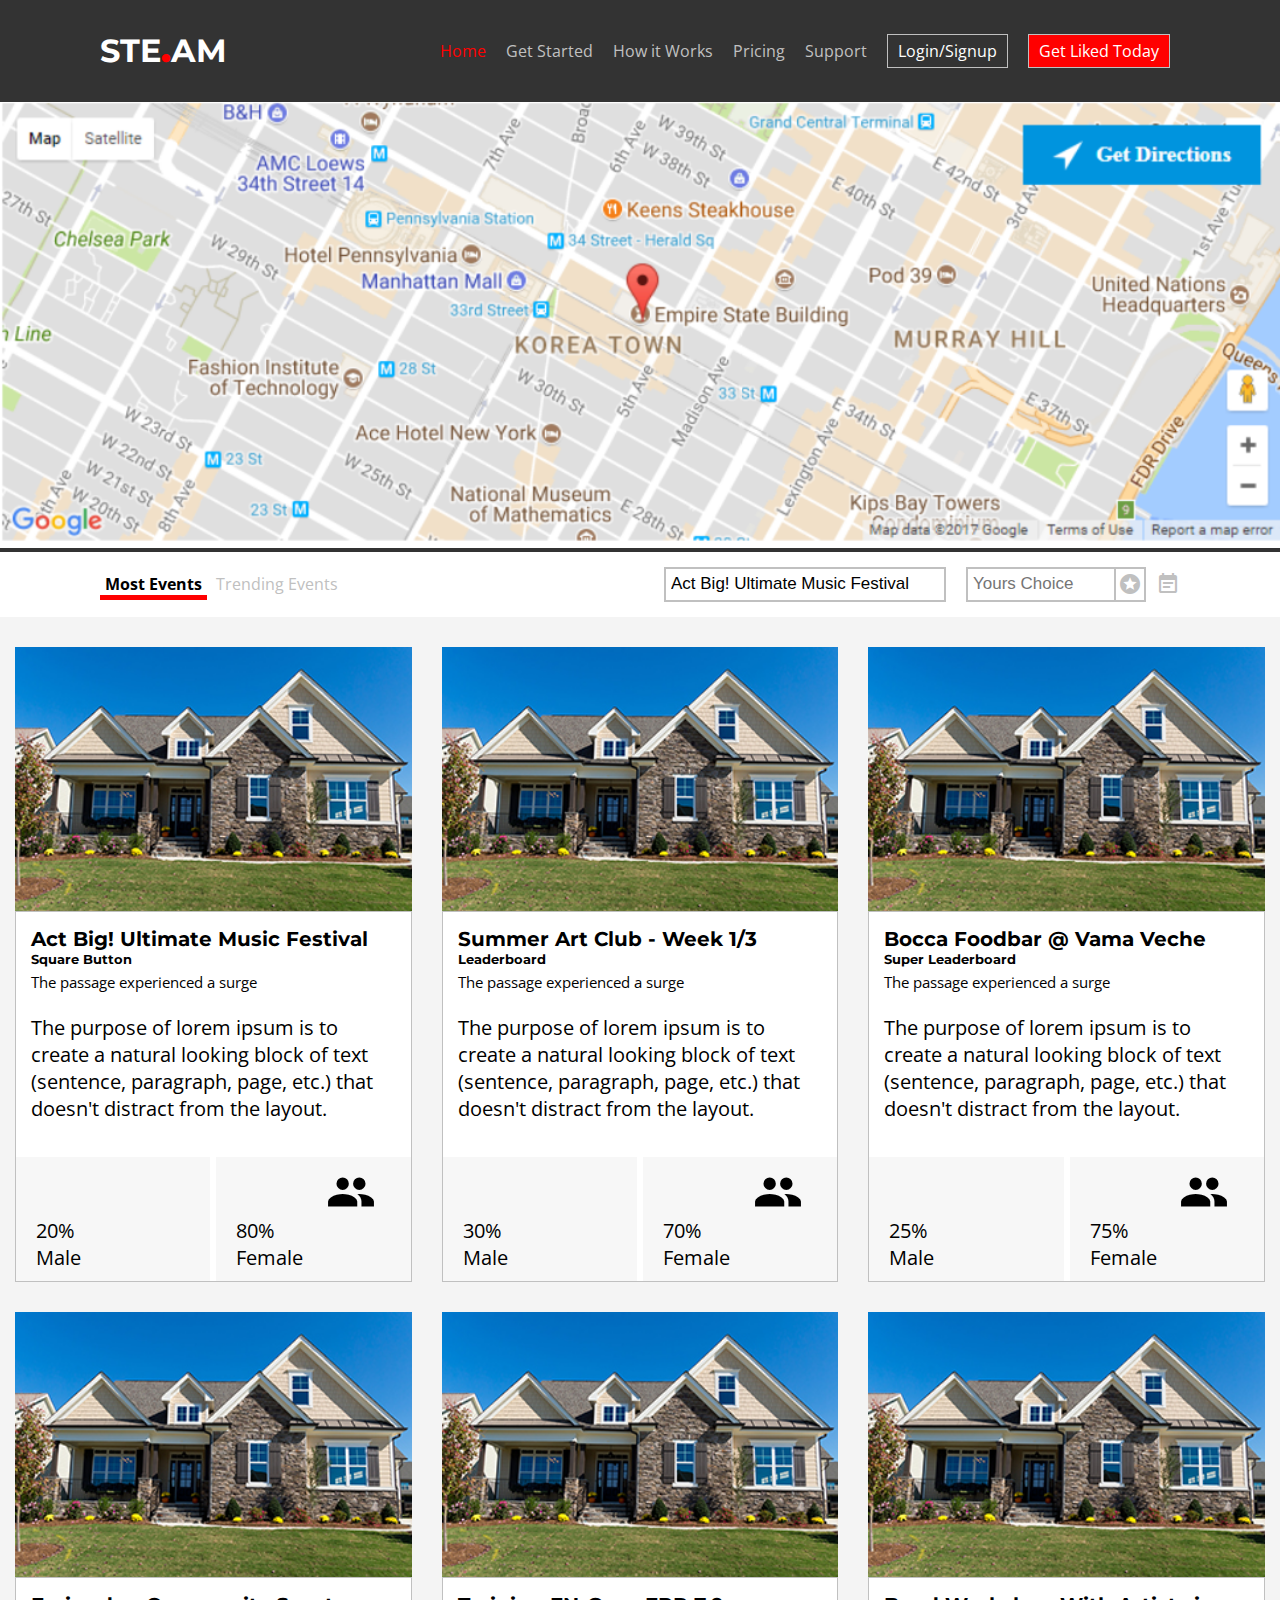
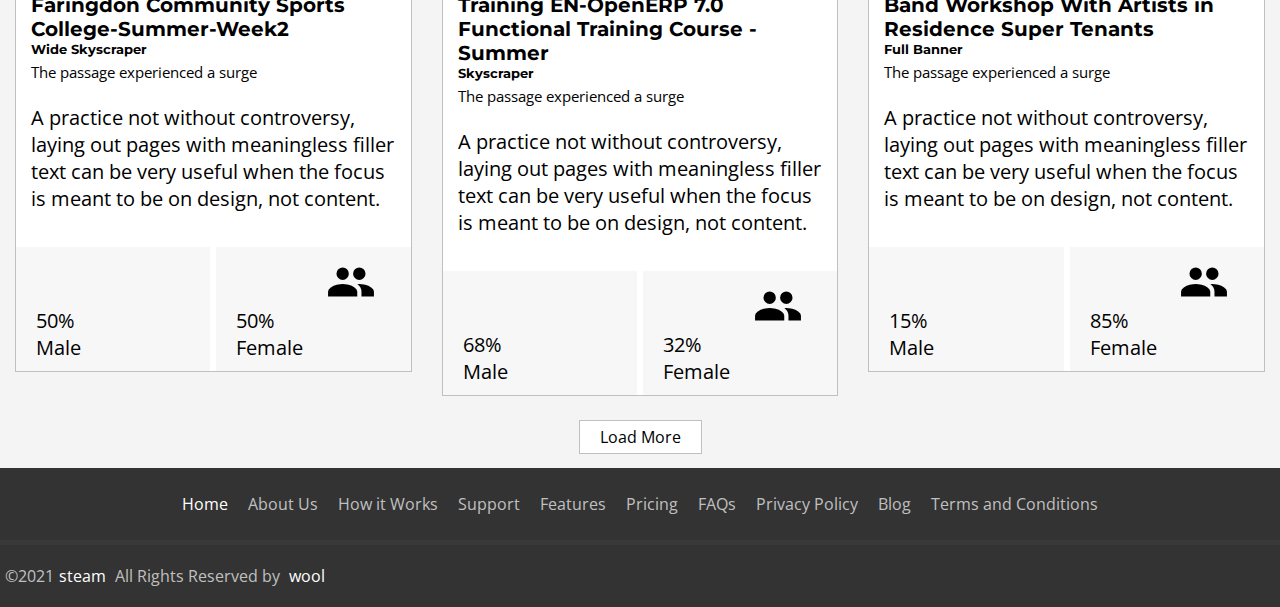
<file: css-poc-1/index.html>
<!DOCTYPE html>
<html lang="en">
<head>
    <meta charset="UTF-8">
    <meta http-equiv="X-UA-Compatible" content="IE=edge">
    <meta name="viewport" content="width=device-width, initial-scale=1.0">
    <meta name="description" content>
    <meta name="keywords" content>
    <link rel="preconnect" href="https://fonts.googleapis.com">
    <link rel="preconnect" href="https://fonts.gstatic.com" crossorigin>
    <link href="https://fonts.googleapis.com/css2?family=Open+Sans:wght@300;400;500;600&display=swap" rel="stylesheet">
    <link href="https://fonts.googleapis.com/css2?family=Montserrat:wght@100;200;300;400;500&display=swap" rel="stylesheet">
    <link rel="stylesheet" href="https://fonts.googleapis.com/icon?family=Material+Icons">
    <link rel="stylesheet" href="https://pro.fontawesome.com/releases/v5.10.0/css/all.css" integrity="sha384-AYmEC3Yw5cVb3ZcuHtOA93w35dYTsvhLPVnYs9eStHfGJvOvKxVfELGroGkvsg+p" crossorigin="anonymous"/>
    <link rel="stylesheet" href="css/index.css">
    <title>Web Page Design</title>
</head>
<body>
    <header>
        <div class="header navigation-bar">
            <nav class="navigation left">
                <a href="#house.png"><h1>STE<strong>.</strong>AM</h1></a>
            </nav>
            <nav class="navigation right">
                    <div class="menu">
                        <i class="far fa-bars"></i>
                    </div>     
                    <div class="navigation-links">
                        <a href="#Home" class="links active">Home</a>
                        <a href="#Get Started" class="links">Get Started</a>
                        <a href="#How it Works" class="links">How it Works</a>
                        <a href="#Pricing" class="links">Pricing</a>
                        <a href="#Support" class="links">Support</a>
                        <div class="links"><a href="#" class=" buttons btn1">Login/Signup</a></div>
                        <div class="links"><a href="#" class="buttons btn2">Get Liked Today</a></div>
                    </div>
            </nav>
        </div>
    </header>
    <section class="map">
            <img src="images/map1.png" alt="">
    </section>
    <section class="events festivals">
        <div class="container">
            <div class="event">
                <div>
                    <a href="#Not Events" class="active">Most Events</a>
                    <a href="Trending Events" class="trend">Trending Events</a>
                </div>
                <div class="festive">
                    <div><input type="text" class="active" size="25" placeholder="Act Big! Ultimate Music Festival"></div>
                    <div>
                        <div class="festive-choice">
                            <input type="text" placeholder="Yours Choice" size="12">
                            <span class="material-icons">stars</span>
                        </div>
                    </div>
                    <i class="material-icons">event_note</i> 
                </div>    
            </div>
        </div>
    </section>
    <section class="imagecontainer">
        <div class="container">
            <div class="images">
                <div class="sub image">
                    <img src="images/house.png">
                    <div class="borders">
                    <div class="information">
                        <h4>Act Big! Ultimate Music Festival</h4>
                        <h6>Square Button</h6>
                        <span>The passage experienced a surge </span>
                        <p>
                            The purpose of lorem ipsum is to create 
                             a  natural looking  block  of  text 
                            (sentence,  paragraph, page, etc.) that
                             doesn't distract from the layout.
                        </p>
                    </div>
                    <div class="voting">
                        <div class="male gender">
                            <span class="material-icons">emoji_people</span>
                            <div class="wrapper">
                                <span class="percent">20%</span>
                                <div class="percent">Male</div>
                            </div>  
                        </div>
                        <div class="female gender">
                            <span class="material-icons">emoji_people</span> 
                            <div class="wrapper">
                                <span class="percent">80%</span>  
                                <div class="percent">Female</div>
                            </div> 
                        </div>
                    </div>
                </div>
                </div>
                <div class="sub image">
                    <img src="images/house.png">
                    <div class="borders">
                        <div class="information">
                            <h4>Summer Art Club - Week 1/3</h4>
                            <h6>Leaderboard</h6>
                            <span>The passage experienced a surge </span>
                            <p>
                                The purpose of lorem ipsum is to create 
                                 a  natural looking  block  of  text 
                                (sentence,  paragraph, page, etc.) that
                                 doesn't distract from the layout.
                            </p>
                        </div>
                        <div class="voting">
                            <div class="male gender">
                                <span class="material-icons">emoji_people</span>
                                <div class="wrapper">
                                    <span class="percent">30%</span>  
                                    <div class="percent">Male</div>
                                </div>
                               
                            </div>
                            <div class="female gender">
                                <span class="material-icons">emoji_people</span> 
                                <div class="wrapper">
                                    <span class="percent">70%</span>   
                                    <div class="percent">Female</div>
                                </div>
                            </div>
                        </div>
                    </div>
                </div>
                <div class="sub image">
                    <img src="images/house.png">
                    <div class="borders">
                        <div class="information">
                            <h4>Bocca Foodbar @ Vama Veche</h4>
                            <h6> Super Leaderboard</h6>
                            <span>The passage experienced a surge </span>
                            <p>
                                The purpose of lorem ipsum is to create 
                                 a  natural looking  block  of  text 
                                (sentence,  paragraph, page, etc.) that
                                 doesn't distract from the layout.
                            </p>
                        </div>
                        <div class="voting">
                            <div class="male gender">
                                <span class="material-icons">emoji_people</span>
                                <div class="wrapper">
                                    <span class="percent">25%</span>  
                                    <div class="percent">Male</div>
                                </div>  
                            </div>
                            <div class="female gender">
                                <span class="material-icons">emoji_people</span> 
                                <div class="wrapper">
                                    <span class="percent">75%</span>  
                                    <div class="percent">Female</div>
                                </div>   
                            </div>
                        </div>
                    </div>  
                </div>
                <div class="sub image">
                    <img src="images/house.png">
                    <div class="borders">
                        <div class="information">
                            <h4>Faringdon Community Sports College-Summer-Week2</h4>
                            <h6>Wide Skyscraper</h6>
                            <span>The passage experienced a surge </span>
                            <p>
                                A practice not without controversy, laying out
                                pages with meaningless filler text can be very
                                useful when the focus is meant to be on design, 
                                not content.
                            </p>    
                        </div>
                        <div class="voting">
                            <div class="male gender">
                                <span class="material-icons">emoji_people</span>
                                <div class="wrapper">
                                    <span class="percent">50%</span> 
                                    <div class="percent">Male</div>
                                </div>
                            </div>
                            <div class="female gender">
                                <span class="material-icons">emoji_people</span> 
                                <div class="wrapper">
                                    <span class="percent">50%</span>   
                                    <div class="percent">Female</div>
                                </div>
                            </div>
                        </div>
                    </div>  
                </div>
                <div class="sub image">
                    <img src="images/house.png">
                    <div class="borders">
                        <div class="information">
                            <h4>Training EN-OpenERP 7.0 Functional Training Course - Summer</h4>
                            <h6>Skyscraper</h6>
                            <span>The passage experienced a surge </span>
                            <p>
                                A practice not without controversy, laying out
                                pages with meaningless filler text can be very
                                useful when the focus is meant to be on design, 
                                not content.
                            </p>
                        </div>
                        <div class="voting">
                            <div class="male gender">
                                <span class="material-icons">emoji_people</span>
                                <div class="wrapper">
                                    <span class="percent">68%</span>
                                    <div class="percent">Male</div>
                                </div>
                            </div>
                            <div class="female gender">
                                <span class="material-icons">emoji_people</span> 
                                <div class="wrapper">
                                    <span class="percent">32%</span>  
                                    <div class="percent">Female</div>
                                </div>
                                
                            </div>
                        </div>
                    </div> 
                </div>
                <div class="sub image">
                    <img src="images/house.png">
                    <div class="borders">
                        <div class="information">
                            <h4>Band Workshop With Artists in Residence Super Tenants</h4>
                            <h6>Full Banner</h6>
                            <span>The passage experienced a surge </span>
                            <p>
                                A practice not without controversy, laying out
                                pages with meaningless filler text can be very
                                useful when the focus is meant to be on design, 
                                not content.
                            </p>
                        </div>
                        <div class="voting">
                            <div class="male gender">
                                <span class="material-icons">emoji_people</span>
                                <div class="wrapper">
                                    <span class="percent">15%</span>   
                                    <div class="percent">Male</div>
                                </div>  
                            </div>
                            <div class="female gender">
                                <span class="material-icons">emoji_people</span> 
                                <div class="wrapper">
                                    <span class="percent">85%</span>   
                                    <div class="percent">Female</div>
                                </div>    
                            </div>
                        </div>
                    </div>
                </div>
            </div>
            <div class="load">
                <a href="#Load More">Load More</a>
            </div>
        </div>
    </section>
    <footer>
        <div class="container details">
            <section class="footer-nav">
                <a href="#Home" class="active">Home</a>
                <a href="#About us">About Us</a>
                <a href="#How it works">How it Works</a>
                <a href="#Support">Support</a>
                <a href="#Features">Features</a>
                <a href="#Pricing">Pricing</a>
                <a href="#FAQs">FAQs</a>
                <a href="#Privacy policy">Privacy Policy</a>
                <a href="#Blog">Blog</a>
                <a href="#Terms conditions">Terms and Conditions</a>
            </section><hr>
            <section class="copy-right social-icons">
                <div>©2021<a href="#steam" class="active">steam</a> All Rights Reserved by <a href="#wool" class="active">wool</a></div>
                <div>
                    <!-- <i class="fab fa-linkedin-in"></i> -->
                    <a href="#"><i class="fab fa-facebook-f"></i></a>
                    <a href="#" class="active"><i class="fab fa-linkedin-in"></i></a>
                    <a href="#"><i class="fas fa-caret-right"></i></a>
                    <a href="#"><i class="fas fa-backward"></i></a>
                    <a href="#"><i class="far fa-rss"></i></a>
                </div>
            </section>
        </div>
    </footer>
</body>
</html>
</file>
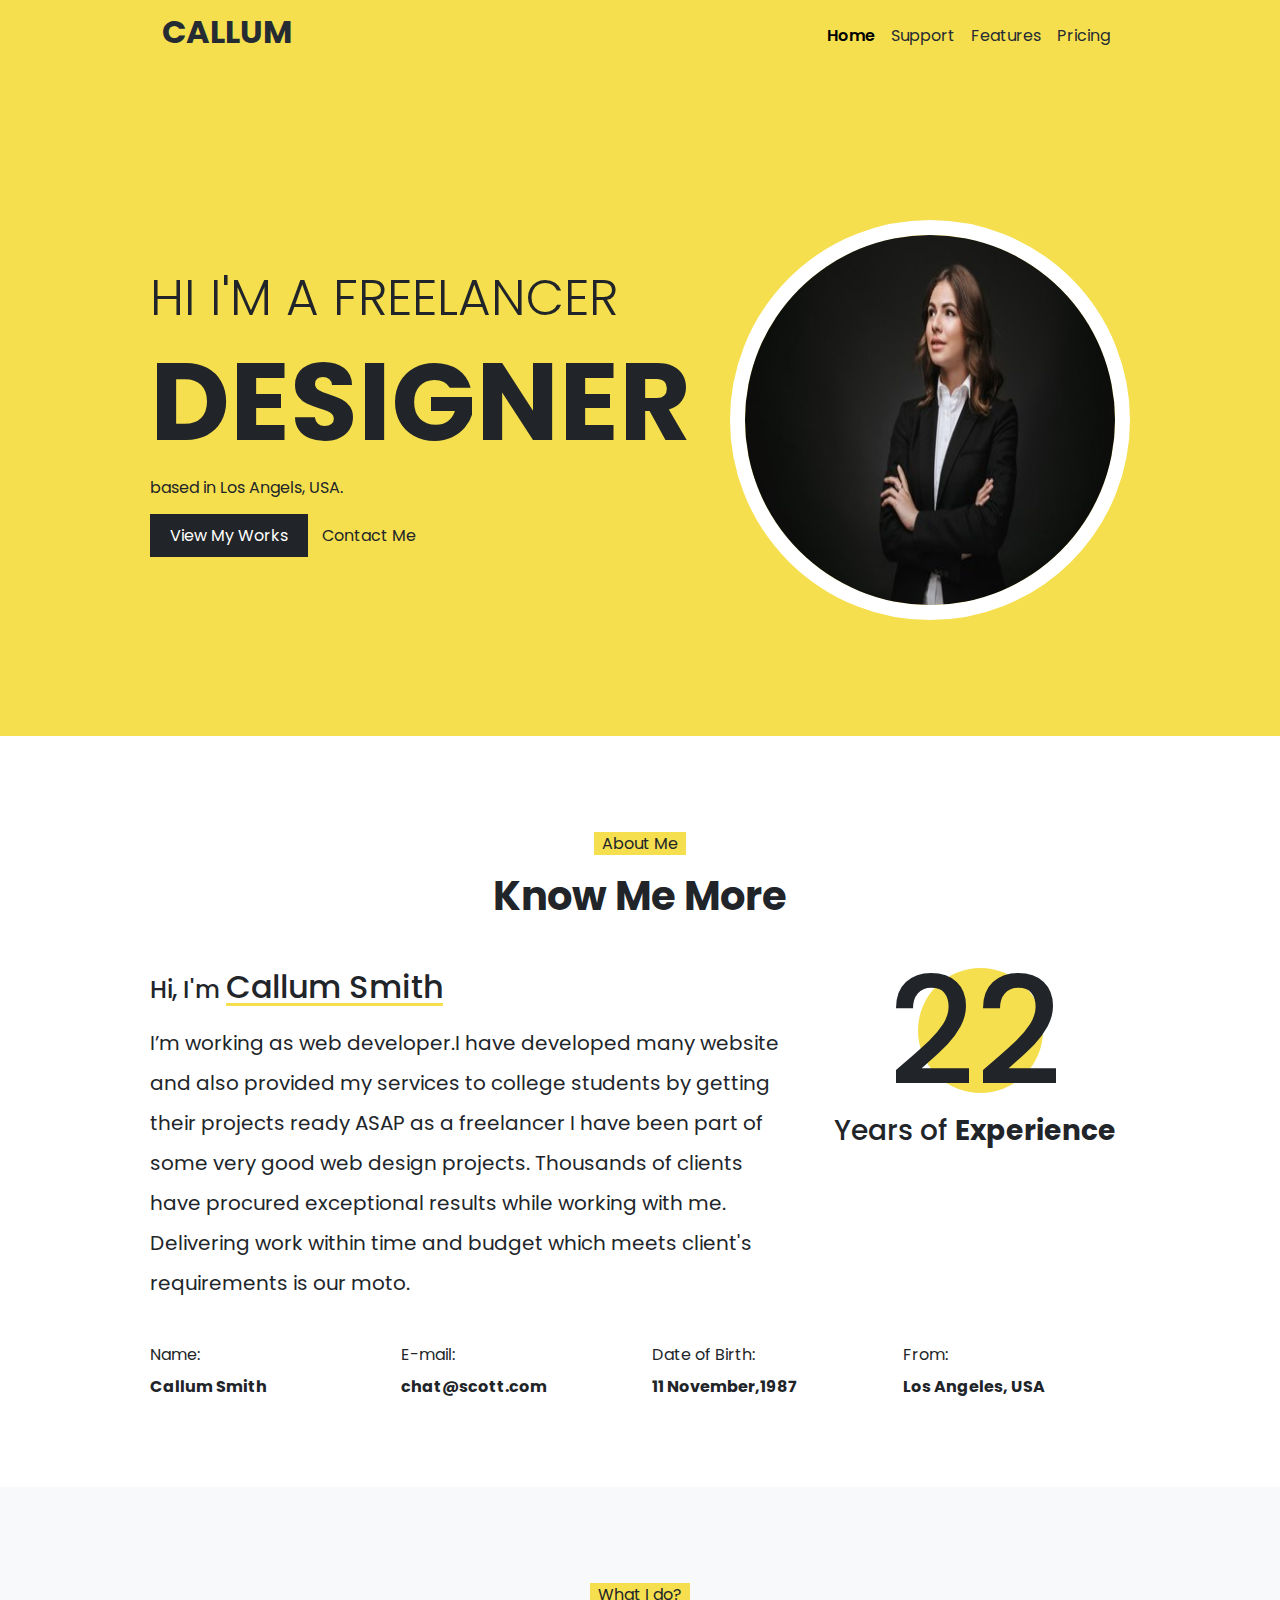
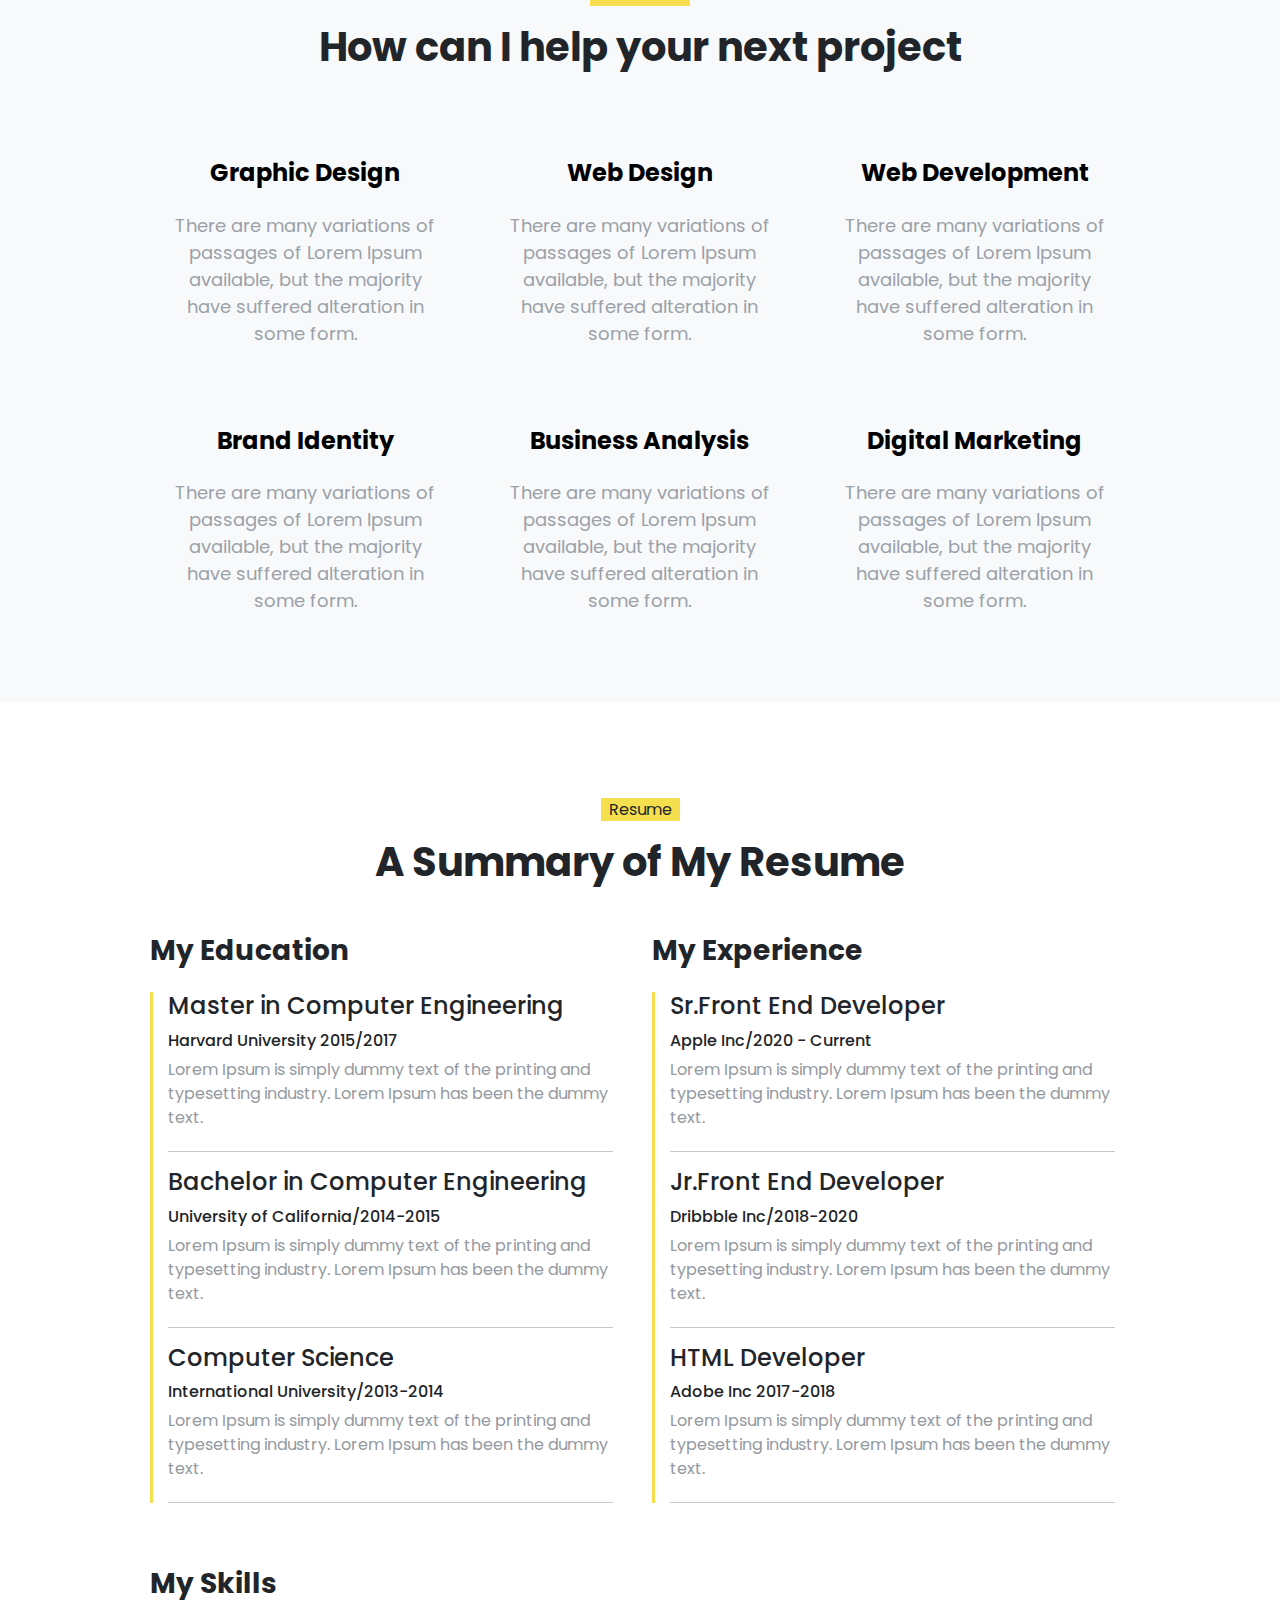
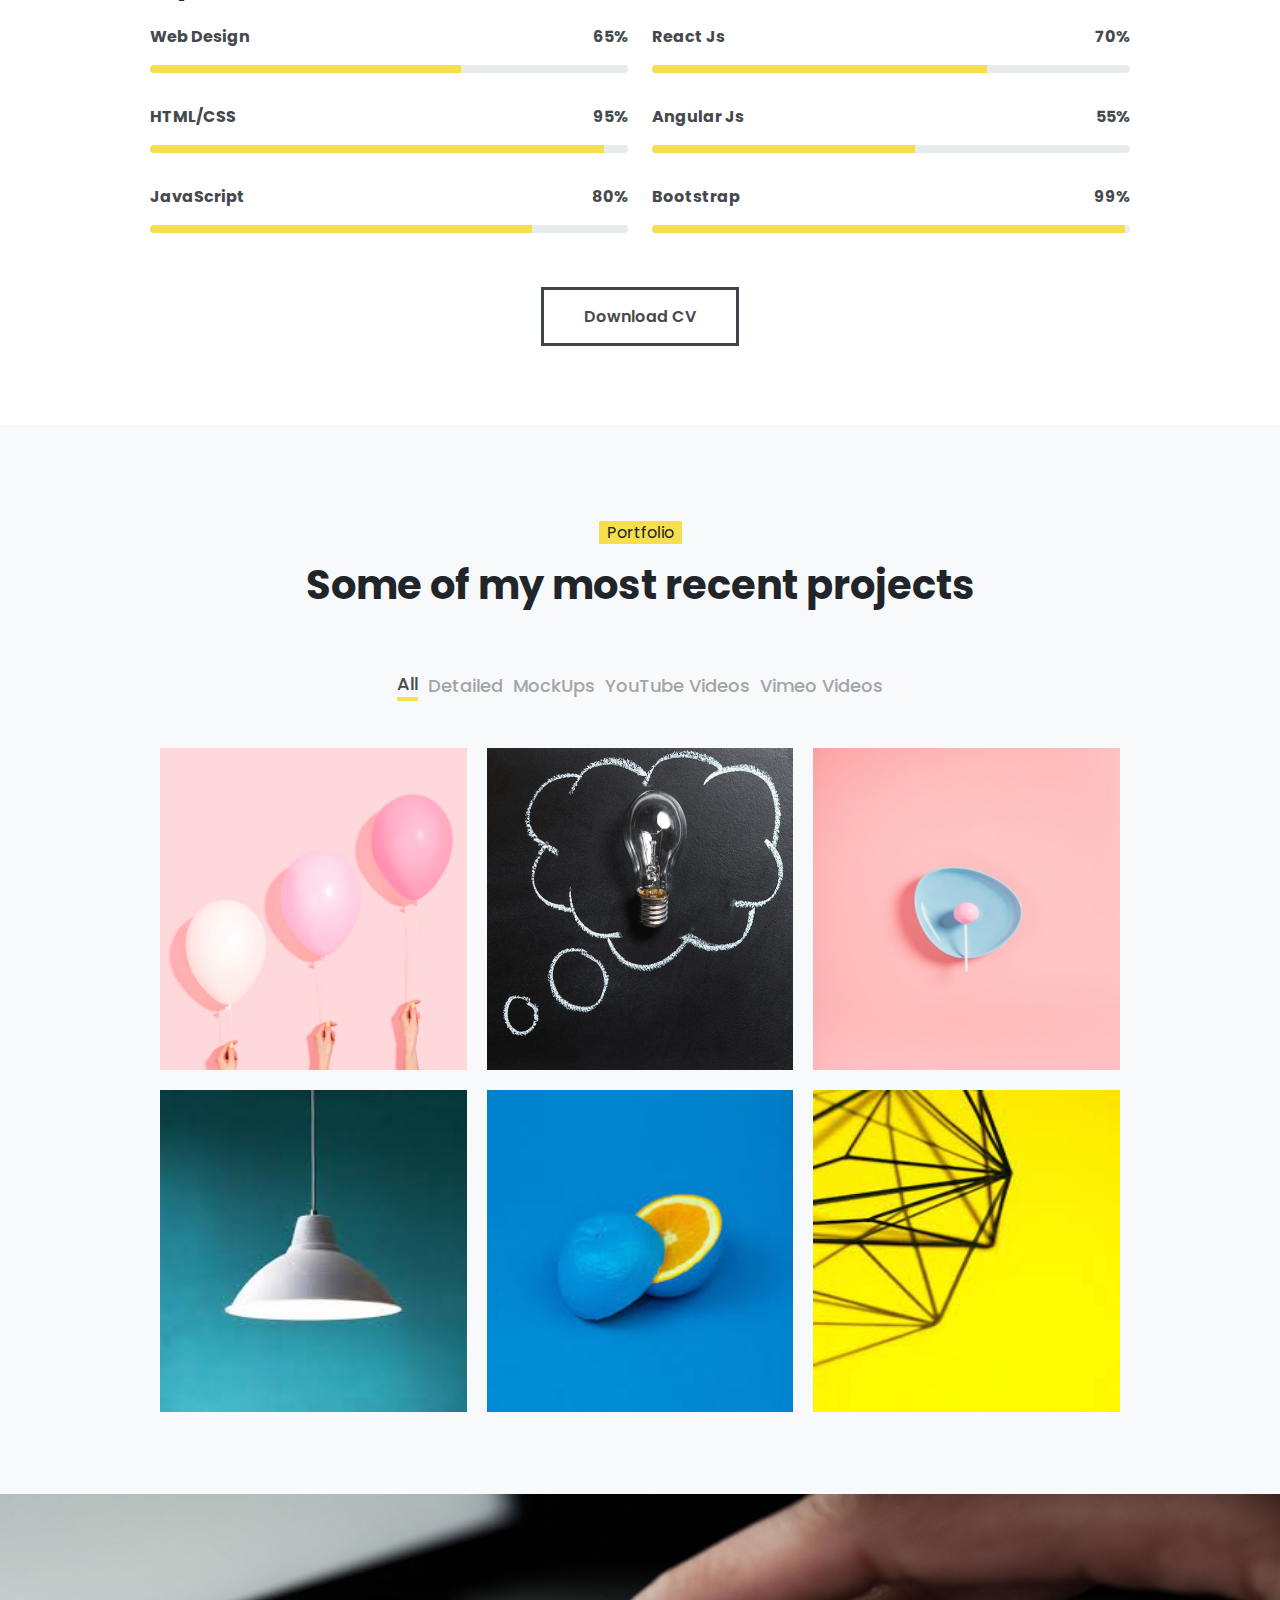
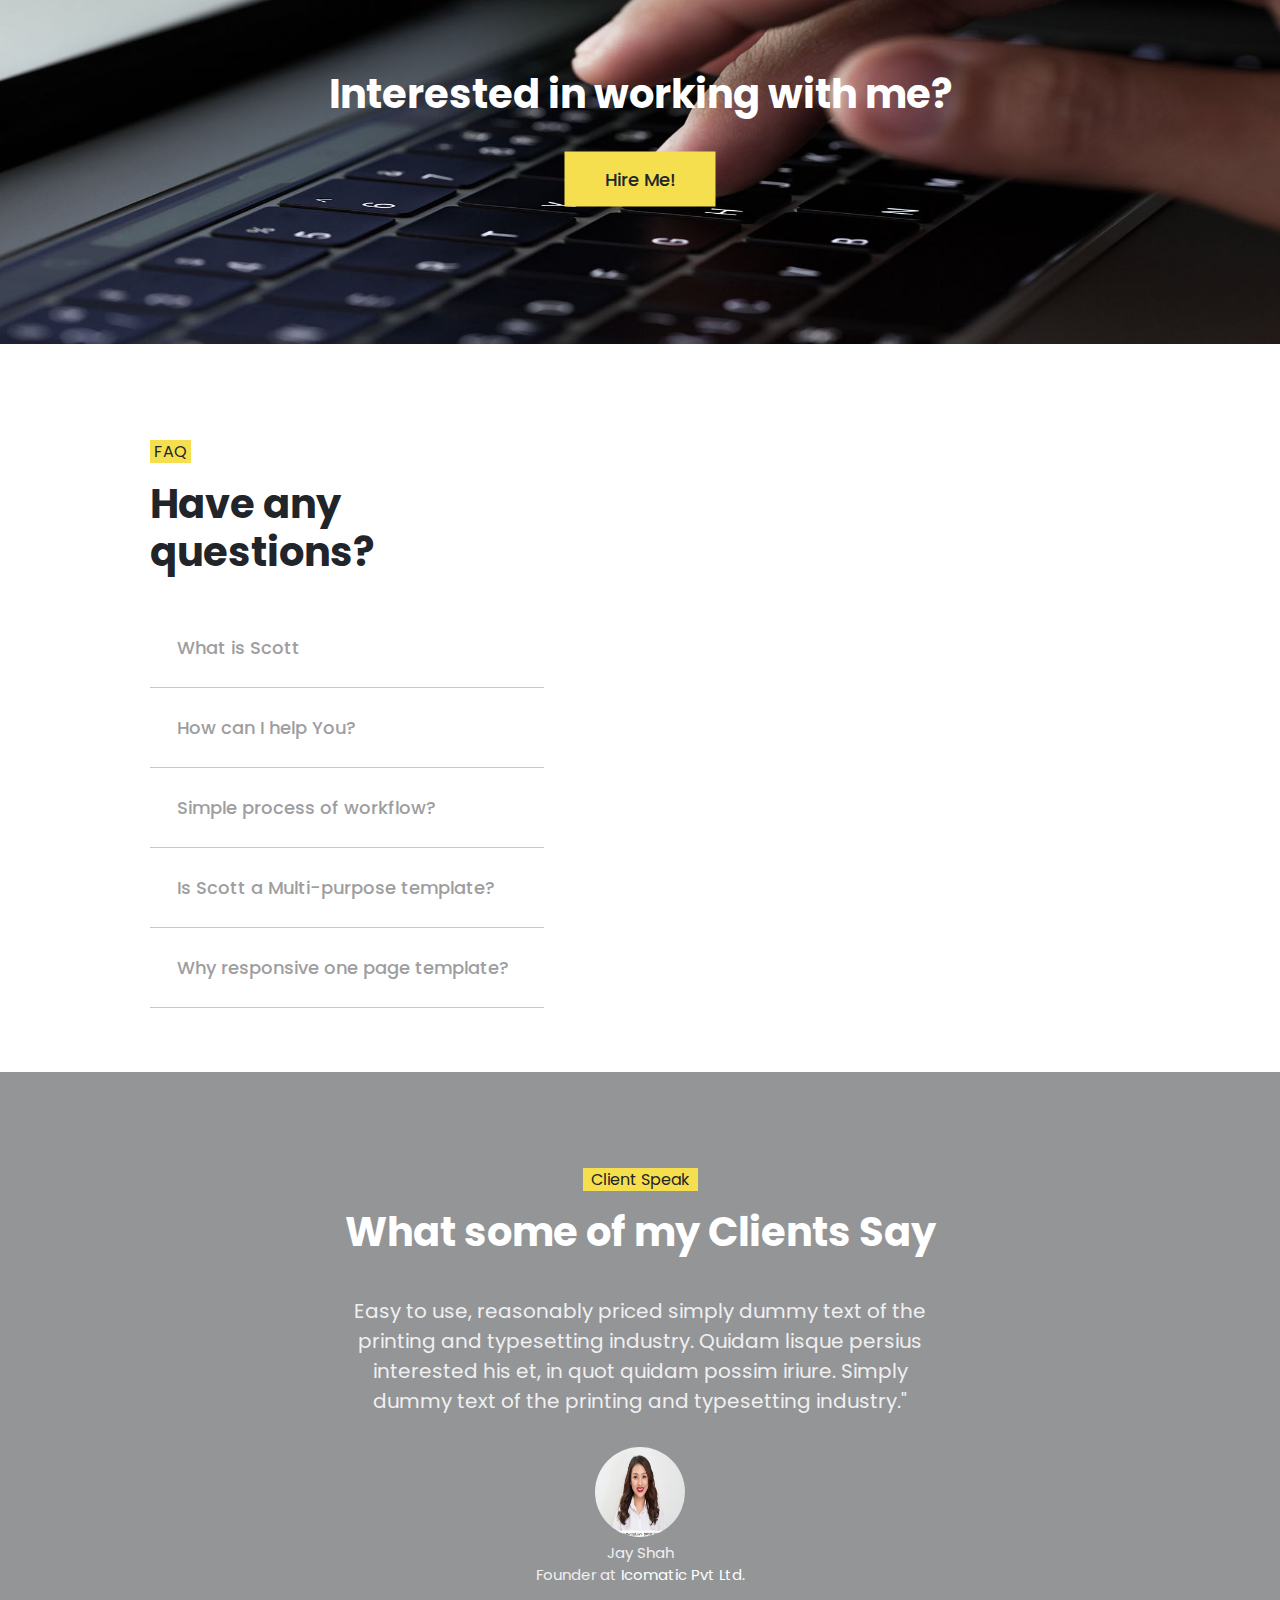
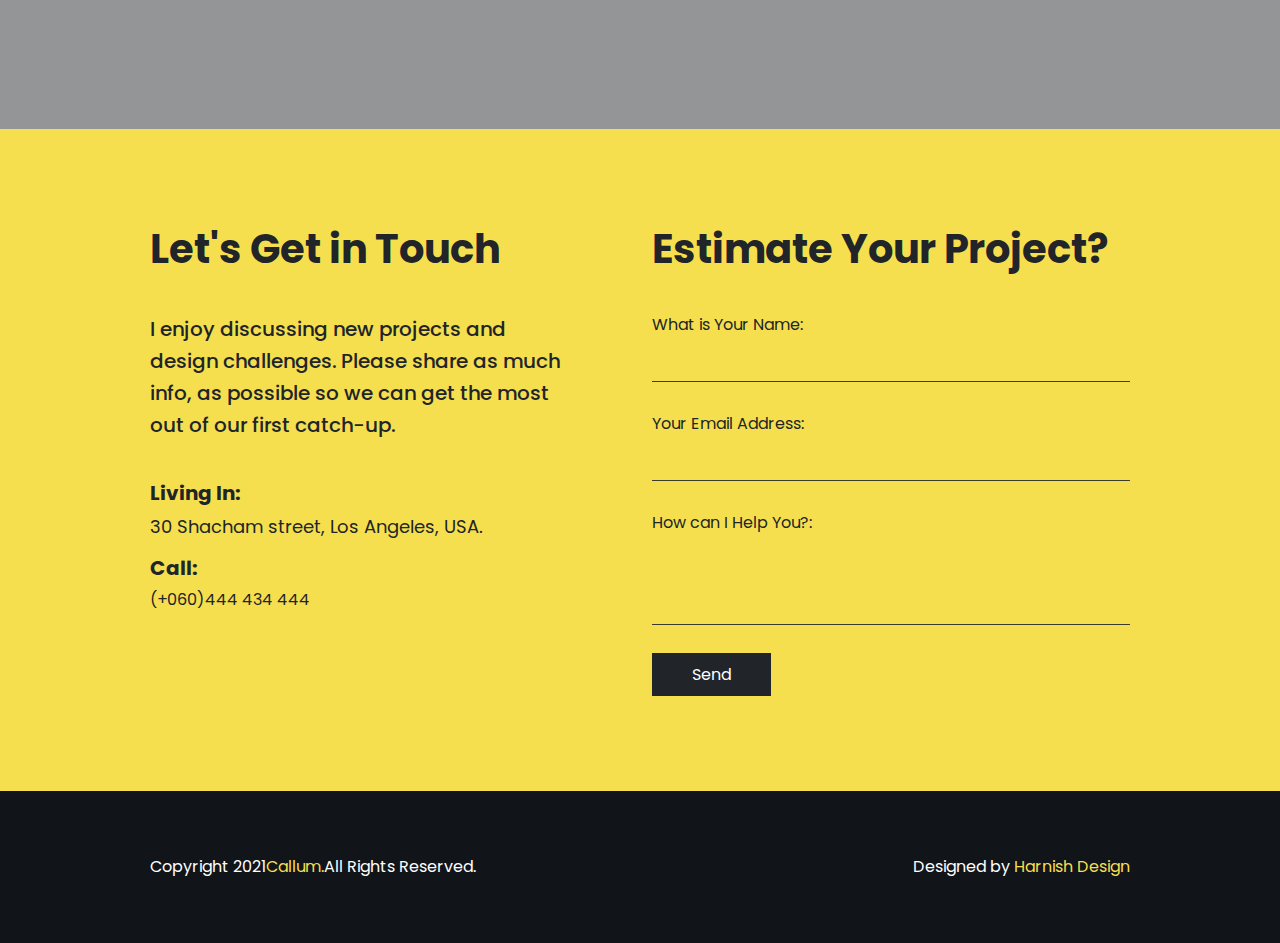
<file: css-poc-2/index.html>
<!DOCTYPE html>
<html lang="en">
<head>
    <meta charset="UTF-8">
    <meta http-equiv="X-UA-Compatible" content="IE=edge">
    <meta name="viewport" content="width=device-width, initial-scale=1.0">
    <meta name="description" content>
    <meta name="keywords" content>
    <link href="https://cdn.jsdelivr.net/npm/bootstrap@5.1.2/dist/css/bootstrap.min.css" rel="stylesheet">
    <script src="https://cdn.jsdelivr.net/npm/bootstrap@5.1.2/dist/js/bootstrap.bundle.min.js"></script>
    <link rel="stylesheet" href="https://pro.fontawesome.com/releases/v5.10.0/css/all.css" integrity="sha384-AYmEC3Yw5cVb3ZcuHtOA93w35dYTsvhLPVnYs9eStHfGJvOvKxVfELGroGkvsg+p" crossorigin="anonymous"/>
    <link rel="preconnect" href="https://fonts.googleapis.com">
    <link rel="preconnect" href="https://fonts.gstatic.com" crossorigin>
    <link href="https://fonts.googleapis.com/css2?family=Poppins:wght@100;200;300;400;500&display=swap" rel="stylesheet">
    <link rel="stylesheet" href="css/index.css">
    <title>Bootstrap Poc</title>
</head>
<body>
    <header class="header-navigation">
        <nav class="navbar navbar-header navbar-expand-lg center-padding ">
            <div class="container-fluid pb-5">
              <a class="navbar-brand" href="#"><h2 class="fw-bold">CALLUM</h2></a>
              <nav class="navbar navbar-light">
                <button class="navbar-toggler" type="button" data-bs-toggle="collapse" data-bs-target="#myNavBar" aria-controls="myNavBar" aria-expanded="false" aria-label="Toggle navigation">
                    <span class="navbar-toggler-icon"></span>
                  </button>
              </nav>
              <div class="collapse navbar-collapse justify-content-end" id="myNavBar">
                <div class="navbar-nav">
                  <a class="nav-link active" aria-current="page" href="#">Home</a>
                  <a class="nav-link" href="#">Support</a>
                  <a class="nav-link" href="#">Features</a>
                  <a class="nav-link" href="#">Pricing</a>
                </div>
              </div>
            </div>
          </nav>
          <section class="center-padding">
              <div class="row d-md-flex flex-row-reverse author-qualification">
                <div class="col-md-6 author-image">
                    <img class="rounded-circle" src="images/women.png" alt="Author-img" title="Author" data-holder-rendered="true">
                </div>
                <div class="col-md-6 pt-5 ">
                    <h6 class="display-6">HI I'M A FREELANCER</h6>
                    <h5 class="display-1 fw-bold">DESIGNER</h5>
                    <div class="fw-normal mb-4"> based in Los Angels, USA.</div>
                    <a class="text-white bg-dark myworks-btn" href="#">View My Works</a>
                    <span>Contact Me</span>
                    <a href="#" class="text-dark"><i class="far fa-arrow-circle-down"></i></a>
                </div>
              </div>
              <div class=" pb-md-3 text-center"><a href="#" class="text-dark"><i class="fas fa-arrow-down fa-1x"></i></a></div>
          </section>
    </header>
    <section class="container-fluid bg-white py-5 center-padding ">
        <div class="my-5 text-center">
            <span class="text-dark px-2 my-3 text-fields">About Me</span>
            <div class="text-dark display-6 fw-bold mt-3">Know Me More</div>
        </div>
        <div class="row">
            <div class="col-md-8 pr-3 author-details">
                <span class="h4 text-dark">Hi, I'm <u class="h2">Callum Smith</u></span>
                <p class="pt-3 lh-lg">I’m working as web developer.I have developed many website 
                    and  also  provided  my services  to college students by 
                    getting their projects ready ASAP as a freelancer 
                    I have been part of some very good web design projects. Thousands of clients 
                    have procured exceptional results while working with me.
                    Delivering work within time and budget which meets client's 
                    requirements is our moto.
                </p>
            </div>
            <div class="col-md-4 text-center big-icon">
               <div class="big-icon-content">
                <span class="big-icon-text">
                    22
                </span>
                <div class="mt-3">
                   <span class="h3">Years of <b>Experience</b></span>
                </div>
               </div>
            </div>
        </div>
        <div class="row d-flex py-4">
            <div class="col-md-3 authorpersonal-details">
                <dl>
                    <dd>Name:</dd> 
                    <dt>Callum Smith</dt>                    
                </dl> 
            </div>
            <div class="col-md-3 authorpersonal-details">
                <dl>
                    <dd>E-mail:</dd> 
                    <dt>chat@scott.com</dt>                    
                </dl> 
            </div>
            <div class="col-md-3 authorpersonal-details">
                <dl>
                    <dd>Date of Birth:</dd> 
                    <dt>11 November,1987</dt>                    
                </dl> 
            </div>
            <div class="col-md-3 authorpersonal-details">
                <dl>
                    <dd>From:</dd> 
                    <dt>Los Angeles, USA</dt>                    
                </dl> 
            </div>
        </div>
    </section>
    <section class="container-fluid technologies center-padding py-5">
        <div class="my-5 text-center">
            <span class="text-dark px-2 my-3 text-fields">What I do?</span>
            <div class="text-dark display-6 fw-bold mt-3">How can I help your next project</div>
        </div>
        <div class="row py-4 allicons-color technologies-details">
            <div class="col-md-4 cols-gap text-center">
                <i class="fas fa-palette fa-4x"></i>
                <div class="h4 fw-bold py-3 technologies-title">Graphic Design</div>
                <p>
                    There are many variations of passages of Lorem Ipsum available, 
                    but the majority have suffered alteration in some form. 
                </p>
            </div>
            <div class="col-md-4 cols-gap text-center">
                <i class="far fa-desktop fa-4x"></i>
                <div class="h4 fw-bold py-3 technologies-title">Web Design</div>
                <p>
                    There are many variations of passages of Lorem Ipsum available, 
                    but the majority have suffered alteration in some form. 
                </p>
            </div>
            <div class="col-md-4 cols-gap text-center">
                <i class="fas fa-pencil-ruler fa-4x"></i>
                <div class="h4 fw-bold py-3 technologies-title">Web Development</div>
                <p>
                    There are many variations of passages of Lorem Ipsum available, 
                    but the majority have suffered alteration in some form. 
                </p>
            </div>
        </div>
        <div class="row py-4 allicons-color technologies-details">
            <div class="col-md-4 cols-gap text-center">
                <i class="fas fa-paint-brush fa-4x"></i>
                <div class="h4 fw-bold py-3 technologies-title">Brand Identity</div>
                <p>
                    There are many variations of passages of Lorem Ipsum available, 
                    but the majority have suffered alteration in some form. 
                </p>
            </div>
            <div class="col-md-4 cols-gap text-center">
                <i class="fas fa-chart-area fa-4x"></i>
                <div class="h4 fw-bold py-3 technologies-title">Business Analysis</div>
                <p>
                    There are many variations of passages of Lorem Ipsum available, 
                    but the majority have suffered alteration in some form.
                </p>
            </div>
            <div class="col-md-4 cols-gap text-center">
                <i class="fas fa-bullhorn fa-4x"></i>
                <div class="h4 fw-bold py-3 technologies-title">Digital Marketing</div>
                <p>
                    There are many variations of  passages of Lorem Ipsum available, 
                    but the majority have suffered alteration in some form.
                </p>
            </div>
        </div>
    </section>
    <section class="container-fluid bg-white center-padding py-5 ">
        <div class="my-5 text-center">
            <span class="text-dark px-2 my-3 text-fields">Resume</span>
            <div class="text-dark display-6 fw-bold mt-3">A Summary of My Resume</div>
        </div>
        <div class="row">
            <div class="col-md-6">
                <div class="h3 fw-bold pb-3">My Education</div>
                <div class="qualification-details">
                    <div>
                        <div class="h4">Master in Computer Engineering</div>
                        <div class="qualification-university">Harvard University 2015/2017</div>
                        <p>Lorem Ipsum is simply dummy text of the printing and typesetting 
                            industry. Lorem Ipsum has been the dummy text.
                        </p><hr>
                    </div>
                    <div>
                        <div class="h4">Bachelor in Computer Engineering</div>
                        <div class="qualification-university">University of California/2014-2015</div>
                        <p>Lorem Ipsum is simply dummy text of the printing and typesetting 
                            industry. Lorem Ipsum has been the dummy text.
                        </p><hr>
                    </div>
                    <div>
                        <div class="h4">Computer Science</div>
                        <div class="qualification-university">International University/2013-2014</div>
                        <p>Lorem Ipsum is simply dummy text of the printing and typesetting 
                            industry. Lorem Ipsum has been the dummy text.
                        </p><hr>
                    </div>
                </div>
            </div>
            <div class="col-md-6">
                <div class="h3 fw-bold pb-3">My Experience</div>
                <div class="experience-details">
                    <div>
                        <div class="h4">Sr.Front End Developer</div>
                        <div class="experience-company">Apple Inc/2020 - Current</div>
                        <p>Lorem Ipsum is simply dummy text of the printing and typesetting 
                            industry. Lorem Ipsum has been the dummy text.
                        </p><hr>
                    </div>  
                    <div>
                        <div class="h4">Jr.Front End Developer</div>
                        <div class="experience-company">Dribbble Inc/2018-2020</div>
                        <p>Lorem Ipsum is simply dummy text of the printing and typesetting 
                            industry. Lorem Ipsum has been the dummy text.
                        </p><hr>
                    </div> 
                    <div>
                        <div class="h4">HTML Developer</div>
                        <div class="experience-company">Adobe Inc 2017-2018</div>
                        <p>Lorem Ipsum is simply dummy text of the printing and typesetting 
                            industry. Lorem Ipsum has been the dummy text.
                        </p><hr>
                    </div> 
                </div>
            </div>
        </div>
        <div class="pt-5">
            <div class="pb-3"><span class="h3 fw-bold">My Skills</span></div>
            <div class="row row-1 pt-2">
                <div class="col-md-6 cols-1 skills-details">
                    <div class="d-flex justify-content-between">
                        <span class="fw-bold">Web Design</span>
                        <span class="fw-bold">65%</span>
                    </div>
                    <div class="pt-3 pb-4">
                        <div class="progress" style="height:8px">
                            <div class="progress-bar progress-bar-color" style="width:65%;height:8px;"></div>
                        </div>
                    </div>  
                </div>
                <div class="col-md-6 cols-2 skills-details">
                    <div class="d-flex justify-content-between">
                        <span class="fw-bold">React Js</span>
                        <span class="fw-bold">70%</span>
                    </div>
                    <div class="pt-3 pb-4">
                        <div class="progress" style="height:8px">
                            <div class="progress-bar progress-bar-color" style="width:70%;height:8px;"></div>
                        </div>
                    </div> 
                </div>
            </div>
            <div class="row row-2 pt-2">
                <div class="col-md-6 cols-1 skills-details">
                    <div class="d-flex justify-content-between">
                        <span class="fw-bold">HTML/CSS</span>
                        <span class="fw-bold">95%</span>
                    </div>
                    <div class="pt-3 pb-4">
                        <div class="progress" style="height:8px">
                            <div class="progress-bar progress-bar-color" style="width:95%;height:8px;"></div>
                        </div>
                    </div>  
                </div>
                <div class="col-md-6 cols-2 skills-details">
                    <div class="d-flex justify-content-between">
                        <span class="fw-bold">Angular Js</span>
                        <span class="fw-bold">55%</span>
                    </div>
                    <div class="pt-3 pb-4">
                        <div class="progress" style="height:8px">
                            <div class="progress-bar progress-bar-color" style="width:55%;height:8px;"></div>
                        </div>
                    </div> 
                </div>
            </div>
            <div class="row row-3 pt-2">
                <div class="col-md-6 cols-1 skills-details">
                    <div class="d-flex justify-content-between">
                        <span class="fw-bold">JavaScript</span>
                        <span class="fw-bold">80%</span>
                    </div>
                    <div class="pt-3 pb-4">
                        <div class="progress" style="height:8px">
                            <div class="progress-bar progress-bar-color" style="width:80%;height:8px;"></div>
                        </div>
                    </div>  
                </div>
                <div class="col-md-6 cols-2 skills-details">
                    <div class="d-flex justify-content-between">
                        <span class="fw-bold">Bootstrap</span>
                        <span class="fw-bold">99%</span>
                    </div>
                    <div class="pt-3 pb-4">
                        <div class="progress" style="height:8px">
                            <div class="progress-bar progress-bar-color" style="width:99%;height:8px;"></div>
                        </div>
                    </div> 
                </div>
            </div>
        </div>
        <div class="text-center resume-cv ">
            <div class="py-5"><a href="#" class="text-decoration-none">Download CV</a></div>
        </div>
    </section>
    <section class="container-fluid technologies center-padding py-5">
        <div class="my-5 text-center">
            <span class="text-dark px-2 my-3 text-fields">Portfolio</span>
            <div class="text-dark display-6 fw-bold mt-3">Some of my most recent projects</div>
        </div>
        <div class="navbar navbar-images justify-content-center">
            <a class="nav-link active"  href="#">All</a>
            <a class="nav-link"  href="#">Detailed</a>
            <a class="nav-link"  href="#">MockUps</a>
            <a class="nav-link"  href="3">YouTube Videos</a>
            <a class="nav-link"  href="#">Vimeo Videos</a>
        </div>
        <div class="d-flex flex-wrap my-4">
                <div class="card-image">
                    <figure class="project-images">
                        <img src="images/1.png" alt="portfolio" title="img1">
                    </figure>
                </div>
                <div class="card-image">
                    <figure class="project-images">
                        <img  src="images/2.png" alt="portfolio" title="img2">
                    </figure> 
                </div>
                <div class="card-image">
                    <figure class="project-images">
                        <img  src="images/3.png" alt="portfolio" title="img3">
                    </figure>
                </div>
                <div class="card-image">
                    <figure class="project-images">
                        <img  src="images/4.png" alt="portfolio" title="img4"> 
                    </figure> 
                </div>
                <div class="card-image">
                    <figure class="project-images">
                        <img  src="images/5.png" alt="portfolio" title="img5">
                    </figure> 
                </div>
                <div class="card-image">
                    <figure class="project-images">
                        <img  src="images/6.png" alt="portfolio" title="img6">
                    </figure>
                </div>
        </div>
            
                
        <!-- <div class="row row-1 my-4">
            <div class="col-md-4">
                <div class="card">
                    <figure class="project-images">
                        <img class="card-img" src="images/1.png" alt="portfolio" title="img1">
                    </figure>
                </div>
            </div>
            <div class="col-md-4">
                <div class="card">
                    <figure class="project-images">
                        <img class="card-img" src="images/2.png" alt="portfolio" title="img2">
                    </figure> 
                </div>
            </div>
            <div class="col-md-4">
                <div class="card">
                    <figure class="project-images">
                        <img class="card-img" src="images/3.png" alt="portfolio" title="img3">
                    </figure>
                   
                </div>
            </div>
        </div>
        <div class="row row-2 mb-5">
            <div class="col-md-4">
                <div class="card">
                    <figure class="project-images">
                        <img class="card-img" src="images/4.png" alt="portfolio" title="img4"> 
                    </figure> 
                </div>
            </div>
            <div class="col-md-4">
                <div class="card">
                    <figure class="project-images">
                        <img class="card-img" src="images/5.png" alt="portfolio" title="img5">
                    </figure>
                   
                </div>
            </div>
            <div class="col-md-4">
                <div class="card">
                    <figure class="project-images">
                        <img class="card-img" src="images/6.png" alt="portfolio" title="img6">
                    </figure>
                </div>
            </div>
        </div> -->
    </section>
    <section>
        <div class="keyboard-image">
            <img src="images/key.png" alt="Keyboard_image" title="Keyboard">
            <div>
                <div class=" text-white display-6 fw-bold py-4">Interested in working with me?</div>
                <div class="pt-4"><a class="text-dark text-fields hireme-btn " href="#">Hire Me!</a></div>
            </div> 
        </div>
    </section>
    <section class="container-fluid bg-white center-padding py-5">
        <div class="row">
            <div class="col-md-5">
                <div class="my-5">
                    <span class="text-fields px-1">FAQ</span> 
                    <div class="text-dark display-6 fw-bold mt-3">Have any questions?</div>
                </div>
                <div class="accordion-wrapper">
                    <div class="accordionitem close">
                      <div class="accordionItemHeading"><span class="toggle-icon"></span>What is Scott</div>
                      <div class="accordionItemContent">
                        <p>JavaScript accordions let you squeeze a lot of content into a small space in a Web page.</p>
                      </div>
                    </div><hr>
                
                    <div class="accordionitem close">
                      <div class="accordionItemHeading"><span class="toggle-icon"></span>How can I help You?</div>
                      <div class="accordionItemContent">
                        <p>A JavaScript accordion is made up of a number of expandable/collapsible items. Only one item is ever shown at a time.</p>
                      </div>
                    </div><hr>
                
                    <div class="accordionitem close">
                      <div class="accordionItemHeading"><span class="toggle-icon"></span>Simple process of workflow?</div>
                      <div class="accordionItemContent">
                        <p>Click an accordion item's heading to expand it. To collapse the item, click it again, or click another item heading.</p>
                      </div>
                    </div><hr>
                    <div class="accordionitem close">
                        <div class="accordionItemHeading"><span class="toggle-icon"></span>Is Scott a Multi-purpose template?</div>
                        <div class="accordionItemContent">
                          <p>Click an accordion item's heading to expand it. To collapse the item, click it again, or click another item heading.</p>
                        </div>
                    </div><hr>
                    <div class="accordionitem close">
                        <div class="accordionItemHeading"><span class="toggle-icon"></span>Why responsive one page template?</div>
                        <div class="accordionItemContent">
                          <p>Click an accordion item's heading to expand it. To collapse the item, click it again, or click another item heading.</p>
                        </div>
                    </div><hr>
                </div>
            </div>
            <div class="col-md-7 allicons-color lightening-bulb">
                <i class="fas fa-lightbulb-on"></i>
            </div>
        </div>
    </section>
    <section class="container-fluid client-feedback center-padding py-5">
        <div class="my-5 text-center">
            <span class="text-dark px-2 my-3 text-fields">Client Speak</span>
            <div class="text-white display-6 fw-bold mt-3">What some of my Clients Say</div>
            <div class="client-comments">
                <div class="allicons-color"><i class="fas fa-quote-left fa-2x"></i></div>
                <p>Easy to use, reasonably priced simply dummy text of the 
                        printing and typesetting industry. Quidam lisque persius 
                        interested his et, in quot quidam possim iriure. Simply 
                        dummy text of the printing and typesetting industry."
                </p>
                <figure class="client-fig">
                    <img class="rounded-circle" src="images/client.png" alt="Client_image" title="Client">
                    <figcaption>
                        <span>Jay Shah</span>
                        <div>Founder at <a href="#" class="text-decoration-none text-white">Icomatic Pvt Ltd.</a></div>
                    </figcaption>
                    
                </figure>
            </div>
            
        </div>
    </section>
    <section class="container-fluid  center-padding py-5 contact-details">
        <div class="row my-5">
            <div class="col-md-6 contact-address">
                <div class="h2 display-6 fw-bold pb-3">Let's Get in Touch</div>
                <div>
                    <p class="pt-3">I enjoy discussing new projects and design
                        challenges. Please share as much info, as 
                        possible so we can get the most out of our
                        first catch-up.
                    </p>
                    <div class="py-4">
                        <dl>
                            <dt class="h5 fw-bold">Living In:</dt> 
                            <dd>30 Shacham street, Los Angeles, USA.</dd>                    
                        </dl> 
                        <dl>
                            <dt class="h5 fw-bold">Call:</dt> 
                            <dl>(+060)444 434 444</dl>                    
                        </dl>
                    </div>
                </div>
                <div class="social-icons">
                    <a href="#"><i class="fab fa-twitter fa-2x"></i></a>
                    <a href="#"><i class="fab fa-facebook fa-2x"></i></a>
                    <a href="#"><i class="fab fa-linkedin-in fa-2x"></i></a>
                    <a href="#"><i class="fab fa-google fa-2x"></i></a>
                    <a href="#"><i class="fab fa-dribbble fa-2x"></i></a>
                </div>
            </div>
            <div class="col-md-6">
                <div class="h2 display-6 fw-bold pb-3">Estimate Your Project?</div>
                <div class="pt-3">
                    <div class="client-details client-name">
                        <span>What is Your Name:</span>
                        <div>
                            <input type="text" class="text-line">
                        </div>
                    </div>
                    <div class="client-details client-email">
                        <span>Your Email Address:</span>
                        <div>
                            <input type="text" class="text-line">
                        </div>
                    </div>
                    <div class="client-details client-query">
                        <span>How can I Help You?:</span>
                        <div>
                            <input type="text" class="text-line text-line-long">
                        </div>
                    </div>
                </div>
                <div class="my-2">
                    <a href="#" class=" text-white send-btn bg-dark ">
                        <span>Send</span>
                        <i class="fas fa-arrow-right"></i>
                    </a>
                </div>
            </div>
        </div>
    </section>
    <footer class="container-fluid text-white center-padding py-5 copyright-information" >
        <div class="d-flex justify-content-between py-3">
            <div>Copyright <i class="far fa-copyright"></i>2021<a href="#" class="text-decoration-none"><span class="active">Callum.</span></a>All Rights Reserved.</div>
            <div>Designed by <a href="#" class="text-decoration-none"><span class="active">Harnish Design</span></a></div>
        </div>
        
    </footer>
    <script src="index.js"></script>
</body>
</html>
</file>
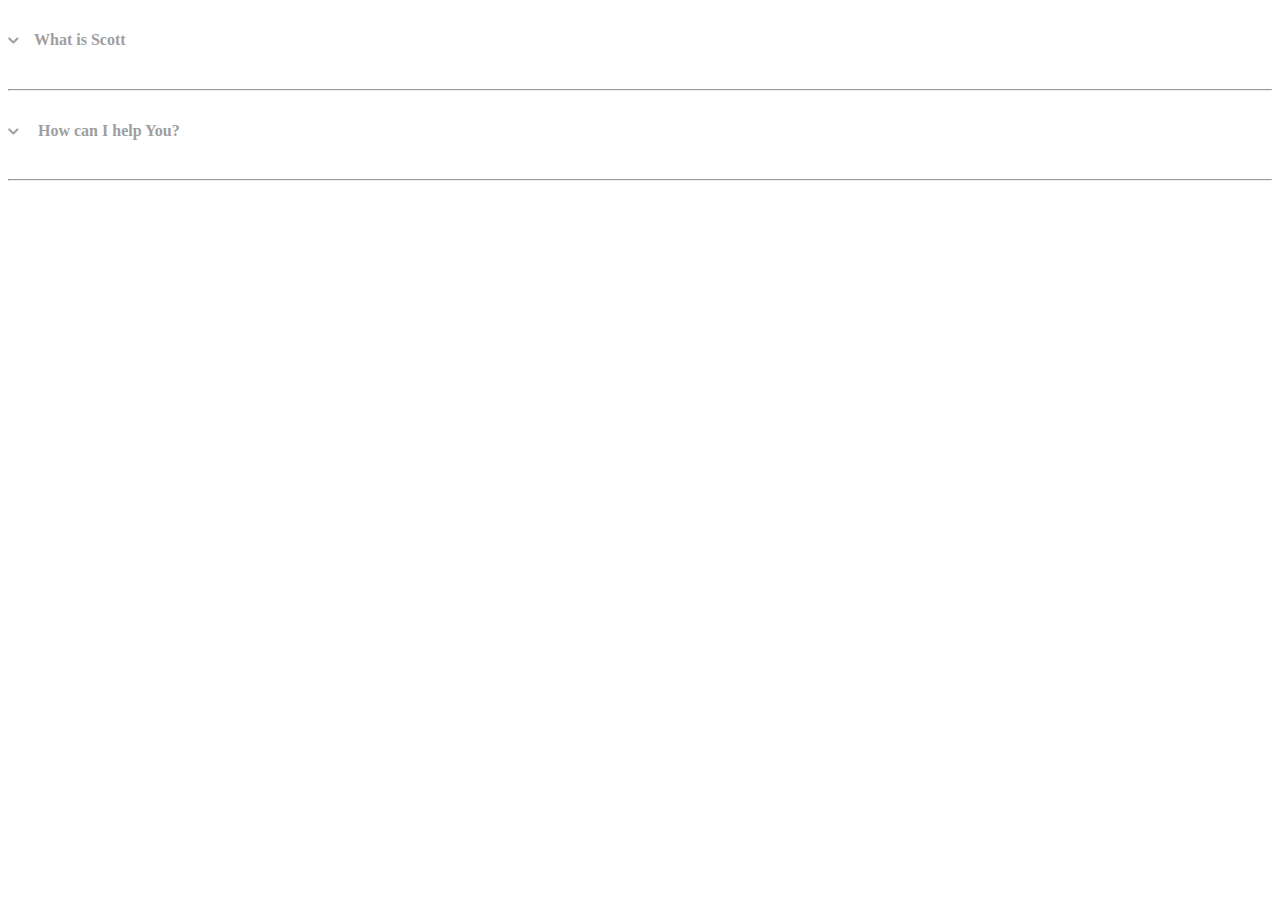
<file: css-poc-2/dummy.html>
<!DOCTYPE html>
<html lang="en">
<head>
    <meta charset="UTF-8">
    <meta http-equiv="X-UA-Compatible" content="IE=edge">
    <meta name="viewport" content="width=device-width, initial-scale=1.0">
    <link rel="stylesheet" href="https://pro.fontawesome.com/releases/v5.10.0/css/all.css" integrity="sha384-AYmEC3Yw5cVb3ZcuHtOA93w35dYTsvhLPVnYs9eStHfGJvOvKxVfELGroGkvsg+p" crossorigin="anonymous"/>
    <title>Document</title>
    <style>
    @import url("https://use.fontawesome.com/releases/v5.14.0/css/all.css"); 
    .close .accordionItemHeading{
          cursor:pointer;
          padding:10px 15px 10px 0;
          color: #9e9ea0;
    }
    .close .accordionItemContent{
        height:0px;
        transition:height 1s ease-out;
        transform: scaleY(0);
        display:block; 
    }
    .close .toggle-icon::before {
        color: #9e9ea0;
        content: "\f078"; 
        font-family: "Font Awesome 5 Free"; 
        font-size: 12px;
        margin-right: 15px;
    }  
    .open .accordionItemContent{
        padding-left: 25px;
        background-color: #fff;
        display:block;
        transition: transform 0.4s ease; 
    }
    .open .toggle-icon::before {
        content: "\f077"; 
        font-family: "Font Awesome 5 Free";
        font-size: 12px;
        margin-right: 15px;
    }
    .open .accordionItemHeading{
        padding:10px 10px 10px 0;
        color: black;
    }
    </style>
</head>
<body>
  <div class="accordion-wrapper">
        <div class="accordionitem close">
          <h4 class="accordionItemHeading"><span class="toggle-icon"></span>What is Scott</h4>
          <div class="accordionItemContent">
            <p>JavaScript accordions let you squeeze a lot of content into a small space in a Web page.</p>
          </div>
        </div><hr>
    
        <div class="accordionitem close">
          <h4 class="accordionItemHeading"><span class="toggle-icon"></span> How can I help You?</h4>
          <div class="accordionItemContent">
            <p>A JavaScript accordion is made up of a number of expandable/collapsible items. Only one item is ever shown at a time.</p>
          </div>
        </div><hr>
    </div>
    <script>
      var accItem = document.getElementsByClassName('accordionitem');
    var accHD = document.getElementsByClassName('accordionItemHeading');
    for (i = 0; i < accHD.length; i++) {
        accHD[i].addEventListener('click', toggleItem, false);
    }
    function toggleItem() {
        var itemClass = this.parentNode.className;
        for (i = 0; i < accItem.length; i++) {
            accItem[i].className = 'accordionitem close';
        }
        if (itemClass == 'accordionitem close') {
            this.parentNode.className = 'accordionitem open';
        }
    }
    </script>
</body>
</html>
</file>
<file: css-poc-1/css/index.css>
*{
    box-sizing: border-box;
}
html{
    margin: 0;
    padding: 0;
}
body{
    margin: 0;
    padding: 0; 
    box-sizing: border-box;
    font-family: 'Open Sans';
}
h1,h2,h3,h4,h5,h6{
    font-family: 'Montserrat';
}
.container{
    margin: 0 auto;
    width: 100%;
    max-width: 1350px;
    /* background-color: blue; */
}
/* Responsive css to mobile portrait */
@media screen and (max-width : 767px){
    .container{
        max-width: 88.88%;  
    }
}
@media screen and (max-width : 1199px){
    .container{
        max-width: 88.88%;  
    }
}
header .navigation-bar{
    display: flex;
    flex-wrap: wrap;
    align-items: center;
    background-color: #333333;
    justify-content: space-between;
}
header .navigation-bar{
    padding: 10px 100px;
}
header .navigation a{
    color: white;
    text-decoration: none;
}
header nav.left strong{
    color: red;
}
header nav.right div.menu{
    display: none;    
}

header nav.right .navigation-links .links{
    padding: 10px;
    color: silver;
}
header nav.right .navigation-links{
    display: flex;
    flex-wrap: wrap;
}
header nav.right .navigation-links a.active{
    color: red;
}
header nav.right a.links:hover{
    color: red;
}
header .buttons{
    padding: 5px 10px;
    border: 1px solid silver;
    background-color: #333333;
    color: white;
    cursor: pointer;
    font-family: 'Open Sans';
}
header .btn2{
    background-color: red;
}
header nav.right .navigation-links .buttons:hover{
    background-color: red;
    color: white;
}

/* Responsive for mobile portrait */
@media screen and (max-width : 767px){
    header div.navigation-bar{
        padding: 10px 20px;
    }
    header nav.right div.menu{
        display: block;
        font-size: 30px;
        color: white;
    }
    header nav.right .navigation-links .links{
        display: none;
    }
}
@media screen and (max-width:1199px) and (min-width:768px){
    header div.navigation-bar{
        padding: 10px 5px;
    }
    header div.navigation-bar nav.left h1{
        font-size: 20px;
    }
    header nav.right .navigation-links .links{
        padding: 10px;
        font-size: 12px;
    }
}
.map img{
    width: 100%;
}
.map{
    border-bottom: 4px solid #333333;   
}
.events{
    background-color: #ffffff;
    color: silver;
    padding: 5px 100px;
}

div.event{
    display: flex;
    flex-wrap: wrap;
    align-items: center;
    justify-content: space-between;
    padding: 10px 0px;
}
div.event a{
    text-decoration: none;
    color: silver;
    padding:0px 5px;
}
div.event a.active{
    color: black;
    font-weight: 700;
    /* padding-bottom: 5px; */
    border-bottom: 5px solid red;
}
div.event a.trend:hover{
    color: black;
    font-weight: 700;
    /* padding-bottom: 5px; */
    border-bottom: 5px solid red;
}
div.festive{
    display: flex;
    flex-wrap: wrap;
    align-items: center;
}

div.festive>div{
    padding: 0px 10px;
}
.festive div>input{
    border: 2px solid silver;
    height: 35px;
    font-size: 17px;
    color: black;
    padding-left: 5px;
}
input.active::placeholder{
    color: black;
}
div.festive div.festive-choice{
    position: relative;
}
div.festive div.festive-choice input{
    width: 100%;
    padding-right: 30px;
   
}
div.festive div.festive-choice span{
    position: absolute;
    top: 0px;
    right: 2px;
    height: 35px;
    padding: 5px 2px;
    border-left: 2px solid silver;
}

/* Responsive for mobile portrait */
@media screen and (max-width : 767px){
    .events{
        padding: 5px 0px;
    }
    .events div.event > div{
        padding: 10px 0px;
    }
    .events div.event div.festive > div{
        padding: 5px 5px;
    }
}
/* Responsive css for Ipad */
@media screen and (max-width:1199px) and (min-width:768px) {
    .events{
        padding: 5px;
    }
    .events div.event > div{
        padding: 10px 0px;
    }
    .events div.event div.festive > div{
        padding: 5px 5px;
    }
}
.imagecontainer{
    background-color: #f4f4f4;
}
.images{
    display: flex;
    flex-wrap: wrap;
    gap: 30px 0px;
    padding: 30px 0px;
}
.sub{
    width: 33.33%;
    padding: 0px 15px;
    font-size: 0;
}

.sub img{
    width: 100%;
}
.information h4,h6, span{
    margin: 0 auto;
}
.information{
    font-size: 20px;
    background-color: #ffffff;
    padding: 15px;
}
.information span{
    font-size: 15px;
}
.voting{
    display: flex;
    flex-wrap: wrap;
    background-color: #f7f7f7;
}
.voting span{
    font-size: 50px;
    margin: 0;
}

.voting .male{
    border-right: 3px solid white;
}
.voting .female{
    border-left: 3px solid white;;
}
.voting .gender{
    display: flex;
    flex-wrap: wrap;
    width: 50%;
    padding: 10px;
}
.voting .gender .percent{
    font-size: 20px;
}

.voting .gender .wrapper{
    padding-left: 10px;
}
.sub .borders{
    border: 1px solid silver;
}

/* Responsive for mobile portrait */
@media screen and (max-width : 767px){
    .sub{
        width: 100%;
    }
    .information p{
        font-size: 15px;
    }
    .voting span {
        font-size: 40px;
        margin: 0;
        padding: 10px 0px;
    }
    .voting .gender .wrapper {
        padding: 10px 0px 10px 10px;
    }
    .voting .gender .percent{
        font-size: 15px;
    }
}
@media screen and (max-width:1199px) and (min-width:768px) {
    .sub{
        width: 50%;
    }
    .information p{
        font-size: 20px;
    }
    .voting span {
        font-size: 40px;
        margin: 0;
        padding: 10px 0px;
    }
    .voting .gender .wrapper {
        padding: 10px 0px 10px 10px;
    }
    .voting .gender .percent{
        font-size: 15px;
    }
}
.container div.load{
    text-align: center;
    padding-bottom: 20px;
}
.container .load a{
    text-decoration: none;
    color: black;
    padding: 5px 20px;
    border: 1px solid silver;
    background-color: #ffffff;
    font-family: 'Open Sans';
    cursor: pointer;
}
.container .load a:hover{
    background-color: whitesmoke;
}
footer{
    background-color:#333333 ;
}
footer .container .footer-nav{
    display: flex;
    flex-wrap: wrap;
    padding: 20px 100px;
    justify-content: center;
}

footer .container .footer-nav a{
    text-decoration: none;
    padding: 5px 10px;
    color: silver;
    /* text-align: center;
    width: 100%; */
}
footer .container .footer-nav a.active{
    color: white;
}
footer .container .footer-nav a:hover{
    color: white;
}
hr{
    margin: 0 auto;
    border: 0px;
    height: 5px;
    background-color: #393939;
}
footer .container .social-icons{
    display: flex;
    flex-wrap: wrap;
    justify-content: space-between;
    color: silver;
    padding: 20px 5px;
}

.social-icons div a{
    color: silver;
    text-decoration: none;
    padding: 5px;
}
.social-icons div a.active{
    color: white;
}
.social-icons div a:hover{
    color: white;
}

/* Responsive for mobile portrait */
@media screen and (max-width:767px) {
    footer .container .footer-nav {
        padding: 10px 0px;
        text-align: center;
    }
    footer .container .footer-nav a{
        width: 100%;
    }
    footer .container .social-icons{
        display: flex;
        flex-wrap: wrap-reverse;
    }
}
</file>
<file: css-poc-2/css/index.css>
*{
    box-sizing: border-box;
}
html{
    margin: 0;
    padding: 0;
}
body{
    margin: 0;
    padding: 0; 
    box-sizing: border-box;
    font-family: "Poppins";
}
/* Text-fileds background color */
.text-fields{
    background-color: #f5df4e ;
}
/* Color to the All icons */
.allicons-color{
    color: #f5df4e;
}
.center-padding{
    padding-left: 150px;
    padding-right: 150px;
}
@media screen and (max-width:767px) {
    .center-padding{
        padding-left: 20px;
        padding-right: 20px;
    }
}
@media screen and (max-width:1199px) and (min-width:768px){
    .center-padding{
        padding: 0 30px;
    }
}
/* Header part css */

.header-navigation, .contact-details{
    background-color: #f5df4e;
}
.navbar-header a{
    color: #252b33;
}
.navbar-header a.active{
    font-weight: 600;
}
.navbar-header a.nav-link:hover{
    color: #252b33;
    font-weight: 600;
}
div.author-qualification{
    padding: 100px 0;
}
div.author-qualification h6{
    font-size: 50px;
}
div.author-qualification h5{
    font-size: 110px;
}
div.author-image img{
    float: right;
    width: 400px;
    height: 400px;
    border: 15px solid #ffffff;
}
section div a.myworks-btn{
    padding: 10px 20px;
    margin-right: 10px;
    text-decoration: none;
}
@media screen and (max-width : 767px){
    div.author-qualification{
        padding: 20px 0;
        text-align: center;
    }
    div.author-image img{
        float: none;
        width: 300px;
        height: 300px;
        border: 10px solid #ffffff;
    }
    div.author-qualification h6{
        font-size: 30px;
    }
    div.author-qualification h5{
        font-size: 50px;
    }
 }
 @media screen and (max-width:1199px) and (min-width:768px){
    .div.author-image img{
        width: 200px;
        height: 200px;
    }
    div.author-qualification h6{
        font-size: 40px;
    }
    div.author-qualification h5{
        font-size: 45px;
    }
 } 
section div div.author-details span u{
    text-decoration-line: underline;
    text-underline-offset: 5px;
    text-decoration-color: #f5df4e;
}
div.author-details p{
    font-size: 20px;
}
.big-icon-text::before{
    position: absolute;
    content: '';
    background-color: #f5df4e;
    width:125px;
    height: 125px;
    margin-left:30px;
    border-radius: 50%;
    z-index: -1;

}
.big-icon-text{
    position: relative;
    line-height: 130px;
    font-size: 150px;
    font-weight: 500;
    z-index: 2;
}
@media screen and (max-width : 767px){
    div.author-details p{
        font-size: 18px;
        text-align: justify;
    }
    .authorpersonal-details{
        width: 50%;
    }
}
.technologies{
    background-color: #f8f9fb;
}
.cols-gap{
    padding: 0 30px;
}
.technologies-title{
    color: black;
}
.technologies-details p{
    color: #9ba1a8;
    font-size: 18px;
}
.qualification-details, .experience-details{
    padding: 0 15px;
    border-left: 3px solid #f5df4e;
}
.qualification-university, .experience-company{
   font-weight: 500;
}
.qualification-details p, .experience-details p{
    color: #93999f;
    padding: 5px 0;
}
.skills-details{
    color: #45494d;
}
.progress-bar-color{
    background-color:#f5df4e;
}
.resume-cv a{
    color: #45494d;
    font-weight: 600;
    padding: 15px 40px;
    border: 3px solid #3f4449;
}
.navbar-images a{
    font-size: 18px;
    font-weight: 500;
    color: #a3a5a6;
    margin: 5px;
}
.navbar-images a.active{
    color: #45494d;
    border-bottom: 4px solid #f5df4e;
}
.navbar-images a:hover{
    color: #45494d ;
    border-bottom: 4px solid #f5df4e;
}
.card-image{
    width: 33.33%;
    padding: 10px;
}
figure.project-images {
    position: relative;
    padding-bottom: 105%;
    width: 100%;
    display: block;
    margin: 0;
}
.card-image img{
    position: absolute;
    top: 0;
    left: 0;
    width: 100%;
    height: 100%;
}
@media screen and (max-width : 767px){
    .card-image{
        width: 50%;
        padding: 10px;
    }
}
.keyboard-image{
    position: relative;
}
.keyboard-image img{
    width: 100%;
    height: 450px;
}
.keyboard-image > div{
    position: absolute;
    top: 50%;
    left: 50%;
    transform: translate(-50%, -50%);
    text-align: center;
}
.hireme-btn{
    text-decoration: none;
    padding: 15px 40px;
    font-size: 18px;
    font-weight: 500;
}
.accordionItemHeading{
    font-size: 18px;
    font-weight: 500;
}
.close .accordionItemHeading{
      cursor:pointer;
      padding:10px 15px 10px 0;
      color: #9e9ea0;
}
.close .accordionItemContent{
    height:0px;
    transition:height 1s ease-out;
    transform: scaleY(0);
    display:block; 
}
.close .toggle-icon::before {
    color: #9e9ea0;
    content: "\f078"; 
    font-family: "Font Awesome 5 Pro"; 
    font-size: 15px;
    margin-right: 15px;
}  
.open .accordionItemContent{
    padding-left: 25px;
    background-color: #fff;
    display:block;
    transition: transform 0.4s ease; 
}
.open .toggle-icon::before {
    content: "\f077"; 
    font-family: "Font Awesome 5 Pro";
    font-size: 15px;
    margin-right: 15px;
}
.open .accordionItemHeading{
    padding:10px 10px 10px 0;
    color: black;
}
.lightening-bulb {
    padding-left: 100px;
    font-size: 400px;
}
@media screen and (max-width : 767px){
    .lightening-bulb{
        padding: 0;
        font-size: 200px;
        text-align: center;
    }
}
@media screen and (max-width:1199px) and (min-width:768px){
    .lightening-bulb{
        padding: 0;
        font-size: 300px;
    }
}
.client-feedback{
    background-color: #949597;
}
.client-comments{
    padding: 30px 200px;
}
.client-comments p{
    padding: 10px 0;
    font-size: 20px;
    color: #f0f0f1;
}
.client-fig img{
    width: 100px;
    height: 100px;
    padding: 5px;
}
.client-fig figcaption{
    font-size: 15px;
    color: #f0f0f1;
}
@media screen and (max-width : 767px){
    .client-comments{
        padding: 20px;
    }
}
.contact-details p{
    font-size: 20px;
    font-weight: 500;
    line-height: 2rem;
    padding-right: 50px;
}
.contact-details dl dd{
    font-size: 18px;
}
.social-icons i{
    color: #4d555b;
    padding-right: 10px;
}
.client-details{
    padding-bottom: 30px;
}
.text-line {
        background-color: transparent;
        outline: none;
        border: none;
        border-bottom: 1px solid #3b3b2e;
        padding: 20px 2px 0;
        width: 100%;
}
.text-line-long{
    padding: 65px 2px 0;
}
.send-btn{
    text-decoration: none;
    padding:10px 40px;
}
.copyright-information{
    background-color: #111419;
}
.copyright-information span.active{
    color: #f5df4e;
}
</file>
